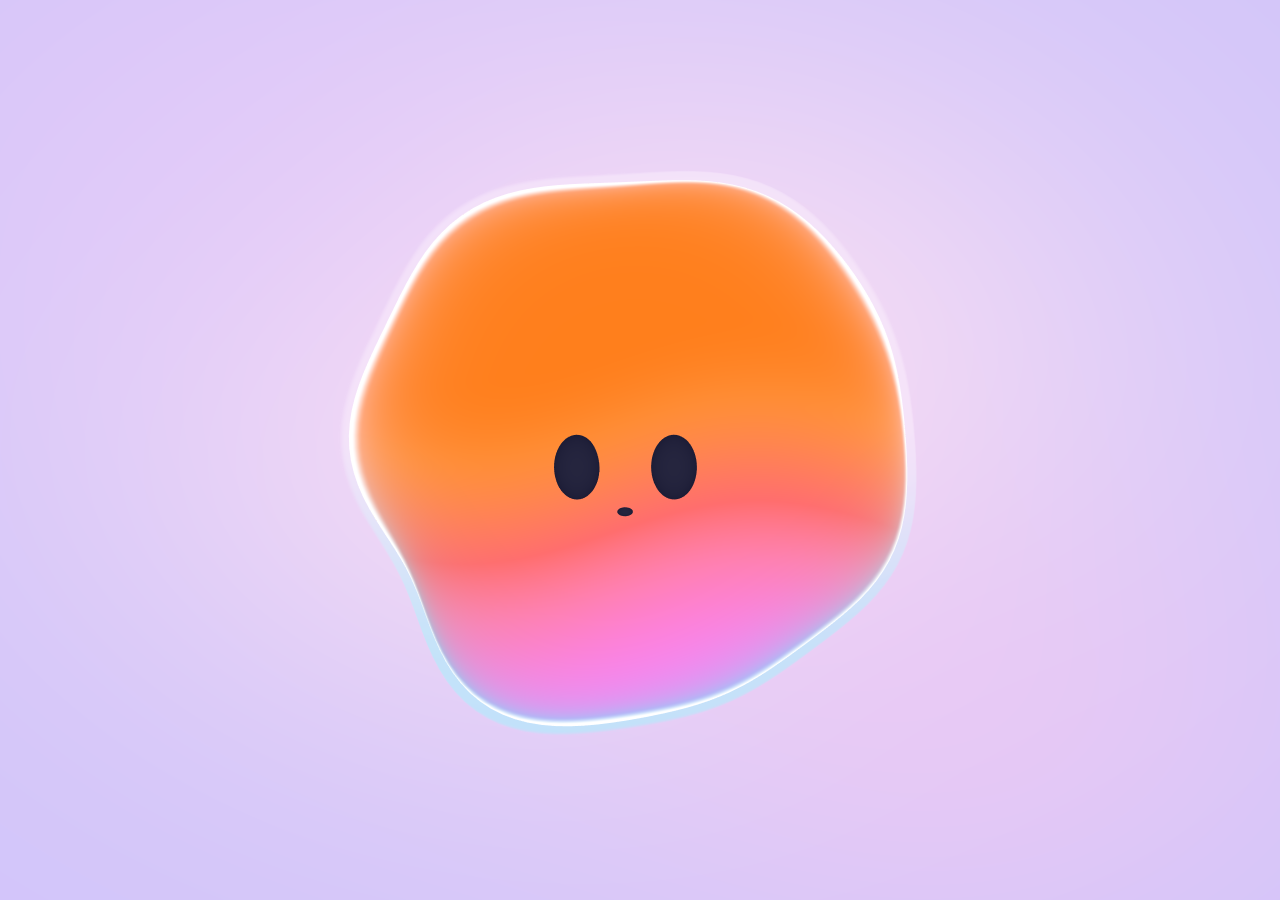
<file: static/ambient/index.html>
<!doctype html>
<html lang="zh-CN">
<head>
<meta charset="utf-8"><meta name="viewport" content="width=device-width,initial-scale=1">
<meta name="referrer" content="no-referrer"><title>泡泡 · 灵感空间</title>
<style>html,body{margin:0;width:100%;height:100%;overflow:hidden;background:#e9dff5}canvas{display:block;width:100%;height:100%;outline:none;touch-action:pan-y}</style>
<script src="scene.js" defer></script>
</head>
<body><canvas id="ambientCanvas" tabindex="0" aria-label="泡泡互动背景，移动鼠标跟随，点击弹动，空格暂停"></canvas></body>
</html>
</file>
